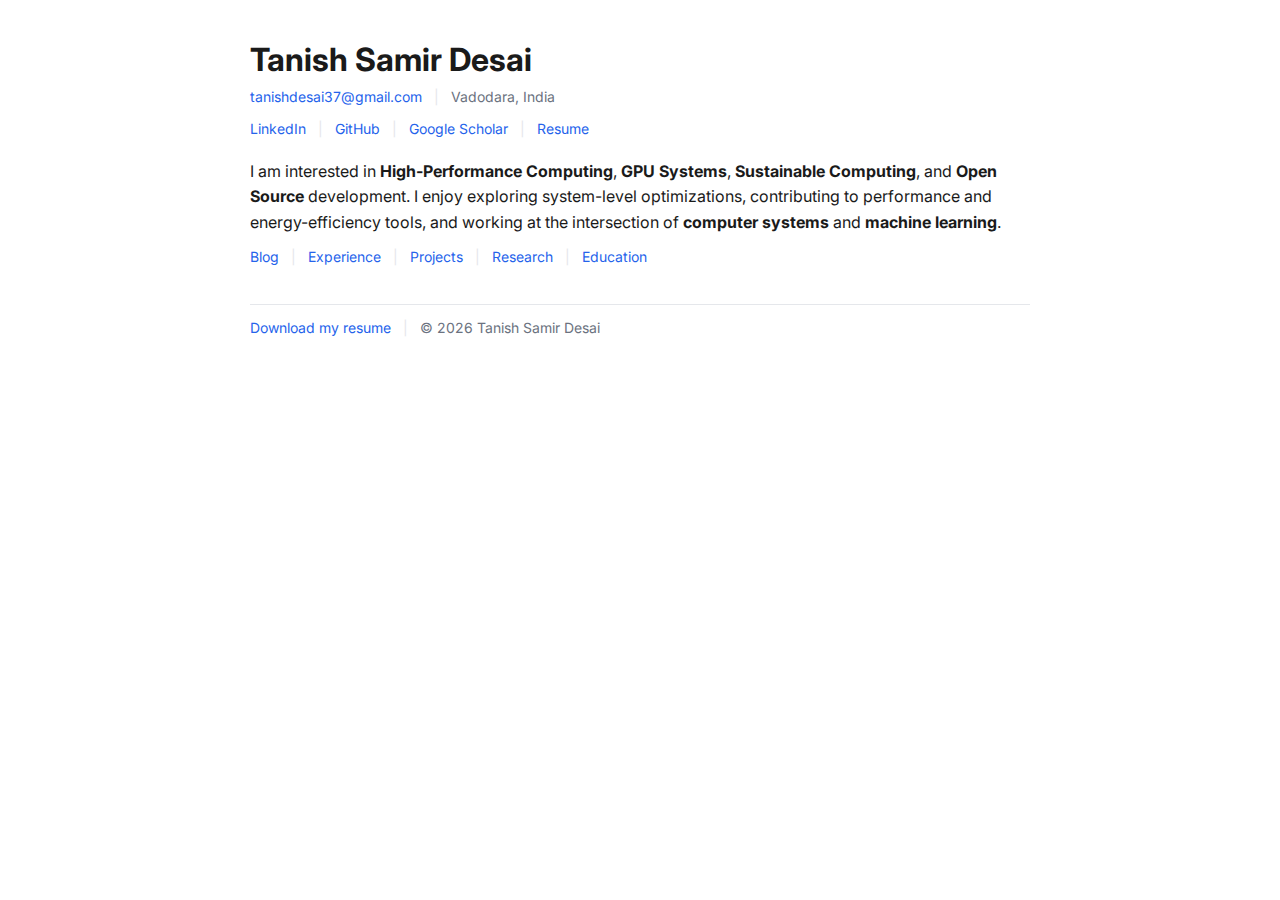
<file: index.html>
<!DOCTYPE html>
<html lang="en">
<head>
  <meta charset="utf-8" />
  <meta name="viewport" content="width=device-width, initial-scale=1" />
  <title>Tanish Samir Desai</title>
  <meta name="description" content="Personal website of Tanish Samir Desai" />
  <link rel="preconnect" href="https://fonts.googleapis.com">
  <link rel="preconnect" href="https://fonts.gstatic.com" crossorigin>
  <link href="https://fonts.googleapis.com/css2?family=Inter:wght@300;400;600;700&display=swap" rel="stylesheet">
  <link rel="stylesheet" href="styles.css" />
  <link rel="icon" href="assets/favicon.ico" />
</head>
<body>
  <main class="container">
    <header class="header">
      <h1 class="name">Tanish Samir Desai</h1>
      <p class="contact">
        <a href="mailto:tanishdesai37@gmail.com">tanishdesai37@gmail.com</a>
        <span class="sep">|</span>
        Vadodara, India
      </p>
      <p class="links">
        <a id="link-linkedin" href="#" target="_blank" rel="noopener">LinkedIn</a>
        <span class="sep">|</span>
        <a id="link-github" href="#" target="_blank" rel="noopener">GitHub</a>
        <span class="sep">|</span>
        <a id="link-scholar" href="#" target="_blank" rel="noopener">Google Scholar</a>
        <span class="sep">|</span>
        <a id="link-resume" href="#" target="_blank" rel="noopener">Resume</a>
      </p>
    </header>

    <section class="hero">
      <p>
        I am interested in <strong>High-Performance Computing</strong>, <strong>GPU Systems</strong>, <strong>Sustainable Computing</strong>, and <strong>Open Source</strong> development.
        I enjoy exploring system-level optimizations, contributing to performance and energy-efficiency tools, and working at the intersection of <strong>computer systems</strong> and <strong>machine learning</strong>.
      </p>
      <nav class="quicklinks">
        <a href="blog.html">Blog</a>
        <span class="sep">|</span>
        <a href="experience.html">Experience</a>
        <span class="sep">|</span>
        <a href="projects.html">Projects</a>
        <span class="sep">|</span>
        <a href="research.html">Research</a>
        <span class="sep">|</span>
        <a href="education.html">Education</a>
      </nav>
    </section>

    <footer class="footer">
      <p>
        <a id="link-resume-inline" href="#" target="_blank" rel="noopener">Download my resume</a>
        <span class="sep">|</span>
        © <span id="year"></span> Tanish Samir Desai
      </p>
    </footer>
  </main>

  <script src="script.js"></script>
</body>
</html>
</file>
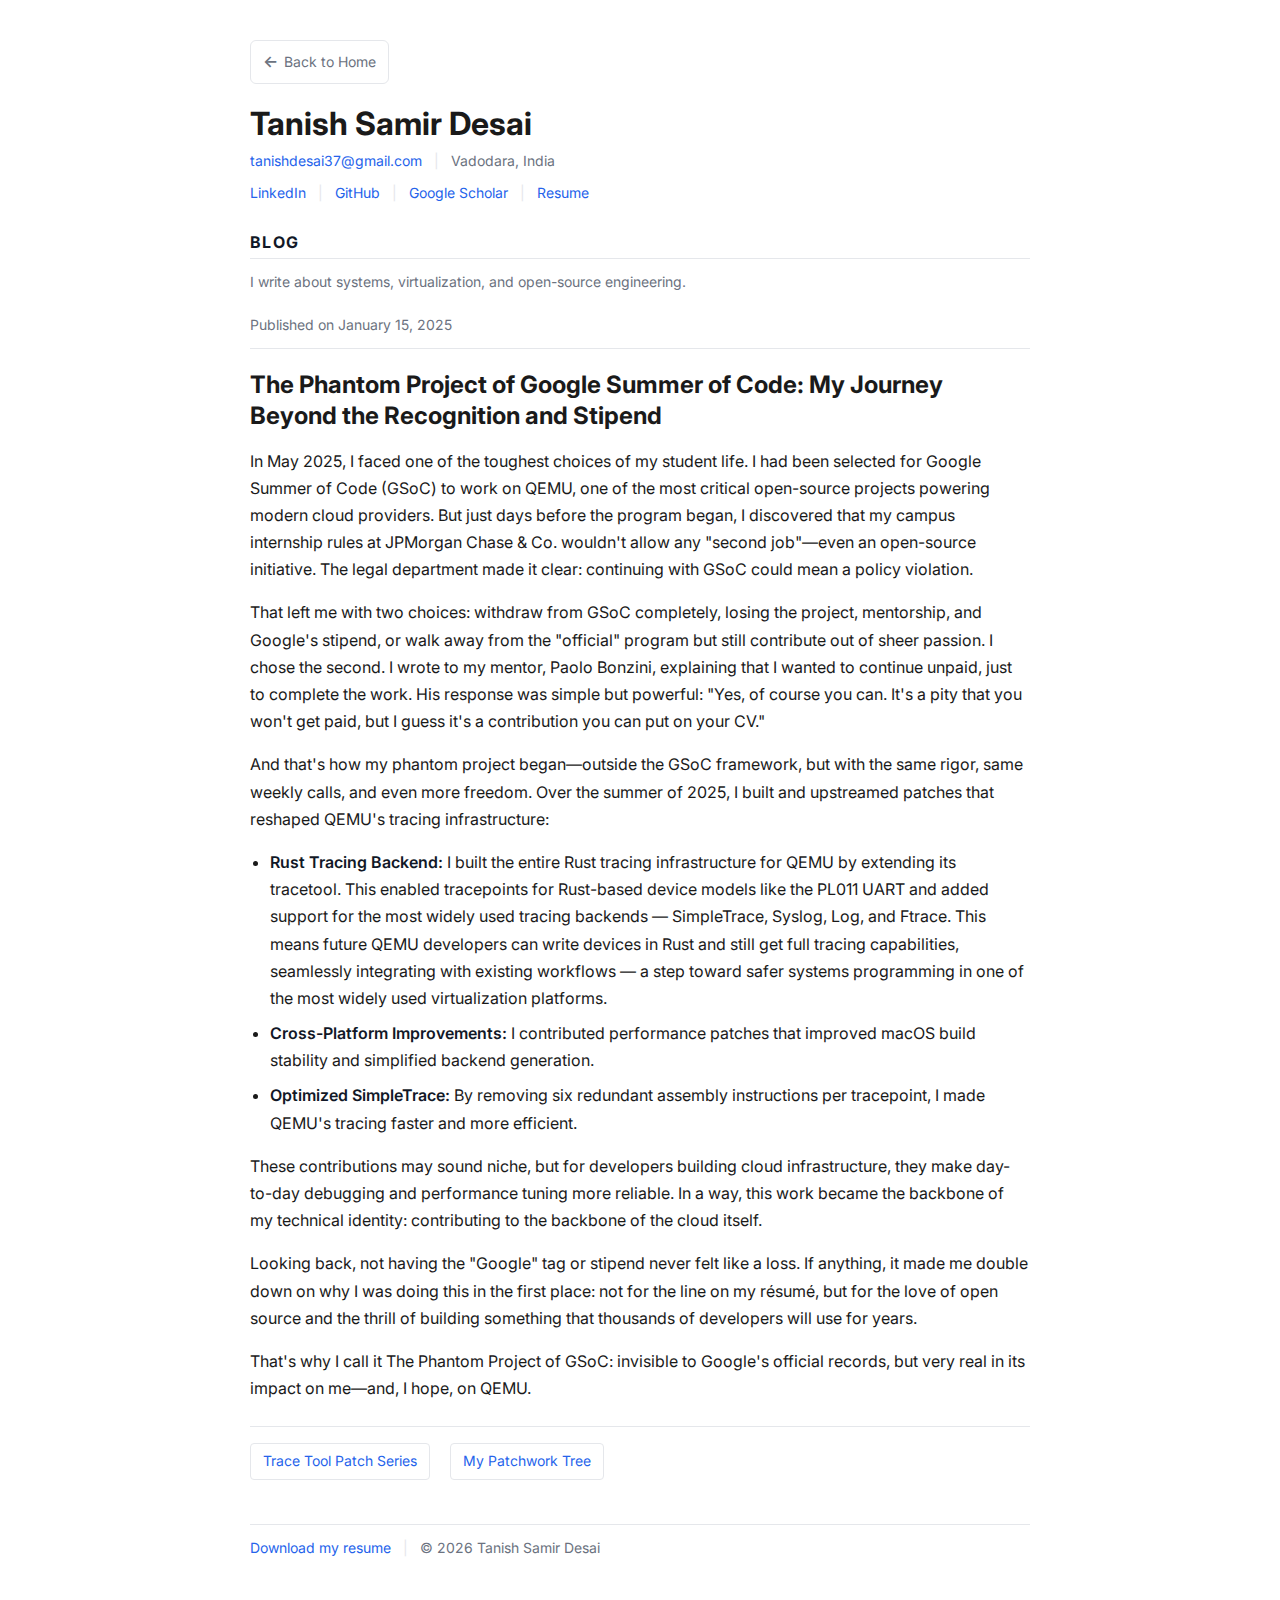
<file: blog.html>
<!DOCTYPE html>
<html lang="en">
<head>
  <meta charset="utf-8" />
  <meta name="viewport" content="width=device-width, initial-scale=1" />
  <title>Blog - Tanish Samir Desai</title>
  <meta name="description" content="Blog posts about systems, virtualization, and open-source engineering" />
  <link rel="preconnect" href="https://fonts.googleapis.com">
  <link rel="preconnect" href="https://fonts.gstatic.com" crossorigin>
  <link href="https://fonts.googleapis.com/css2?family=Inter:wght@300;400;600;700&display=swap" rel="stylesheet">
  <link rel="stylesheet" href="styles.css" />
  <link rel="icon" href="assets/favicon.ico" />
</head>
<body>
  <main class="container">
    <a href="index.html" class="back-button">Back to Home</a>
    
    <header class="header">
      <h1 class="name">Tanish Samir Desai</h1>
      <p class="contact">
        <a href="mailto:tanishdesai37@gmail.com">tanishdesai37@gmail.com</a>
        <span class="sep">|</span>
        Vadodara, India
      </p>
      <p class="links">
        <a id="link-linkedin" href="#" target="_blank" rel="noopener">LinkedIn</a>
        <span class="sep">|</span>
        <a id="link-github" href="#" target="_blank" rel="noopener">GitHub</a>
        <span class="sep">|</span>
        <a id="link-scholar" href="#" target="_blank" rel="noopener">Google Scholar</a>
        <span class="sep">|</span>
        <a id="link-resume" href="#" target="_blank" rel="noopener">Resume</a>
      </p>
    </header>

    <section>
      <h2>Blog</h2>
      <p class="item-detail">I write about systems, virtualization, and open-source engineering.</p>
      
      <article class="blog-post">
        <div class="blog-post-meta">
          Published on January 15, 2025
        </div>
        <h3 class="blog-post-title">The Phantom Project of Google Summer of Code: My Journey Beyond the Recognition and Stipend</h3>
        
        <div class="blog-post-content">
          <p>In May 2025, I faced one of the toughest choices of my student life. I had been selected for Google Summer of Code (GSoC) to work on QEMU, one of the most critical open-source projects powering modern cloud providers. But just days before the program began, I discovered that my campus internship rules at JPMorgan Chase & Co. wouldn't allow any "second job"—even an open-source initiative. The legal department made it clear: continuing with GSoC could mean a policy violation.</p>

          <p>That left me with two choices: withdraw from GSoC completely, losing the project, mentorship, and Google's stipend, or walk away from the "official" program but still contribute out of sheer passion. I chose the second. I wrote to my mentor, Paolo Bonzini, explaining that I wanted to continue unpaid, just to complete the work. His response was simple but powerful: "Yes, of course you can. It's a pity that you won't get paid, but I guess it's a contribution you can put on your CV."</p>

          <p>And that's how my phantom project began—outside the GSoC framework, but with the same rigor, same weekly calls, and even more freedom. Over the summer of 2025, I built and upstreamed patches that reshaped QEMU's tracing infrastructure:</p>

          <ul>
            <li><strong>Rust Tracing Backend:</strong> I built the entire Rust tracing infrastructure for QEMU by extending its tracetool. This enabled tracepoints for Rust-based device models like the PL011 UART and added support for the most widely used tracing backends — SimpleTrace, Syslog, Log, and Ftrace. This means future QEMU developers can write devices in Rust and still get full tracing capabilities, seamlessly integrating with existing workflows — a step toward safer systems programming in one of the most widely used virtualization platforms.</li>
            
            <li><strong>Cross-Platform Improvements:</strong> I contributed performance patches that improved macOS build stability and simplified backend generation.</li>
            
            <li><strong>Optimized SimpleTrace:</strong> By removing six redundant assembly instructions per tracepoint, I made QEMU's tracing faster and more efficient.</li>
          </ul>

          <p>These contributions may sound niche, but for developers building cloud infrastructure, they make day-to-day debugging and performance tuning more reliable. In a way, this work became the backbone of my technical identity: contributing to the backbone of the cloud itself.</p>

          <p>Looking back, not having the "Google" tag or stipend never felt like a loss. If anything, it made me double down on why I was doing this in the first place: not for the line on my résumé, but for the love of open source and the thrill of building something that thousands of developers will use for years.</p>

          <p>That's why I call it The Phantom Project of GSoC: invisible to Google's official records, but very real in its impact on me—and, I hope, on QEMU.</p>
        </div>
        
        <div class="blog-post-links">
          <a href="https://patchwork.ozlabs.org/project/qemu-devel/list/?series=474374" target="_blank" rel="noopener">Trace Tool Patch Series</a>
          <a href="https://patchwork.ozlabs.org/project/qemu-devel/list/?series=&submitter=90522&state=&q=&archive=&delegate=" target="_blank" rel="noopener">My Patchwork Tree</a>
        </div>
      </article>
    </section>

    <footer class="footer">
      <p>
        <a id="link-resume-inline" href="#" target="_blank" rel="noopener">Download my resume</a>
        <span class="sep">|</span>
        © <span id="year"></span> Tanish Samir Desai
      </p>
    </footer>
  </main>

  <script src="script.js"></script>
</body>
</html>
</file>
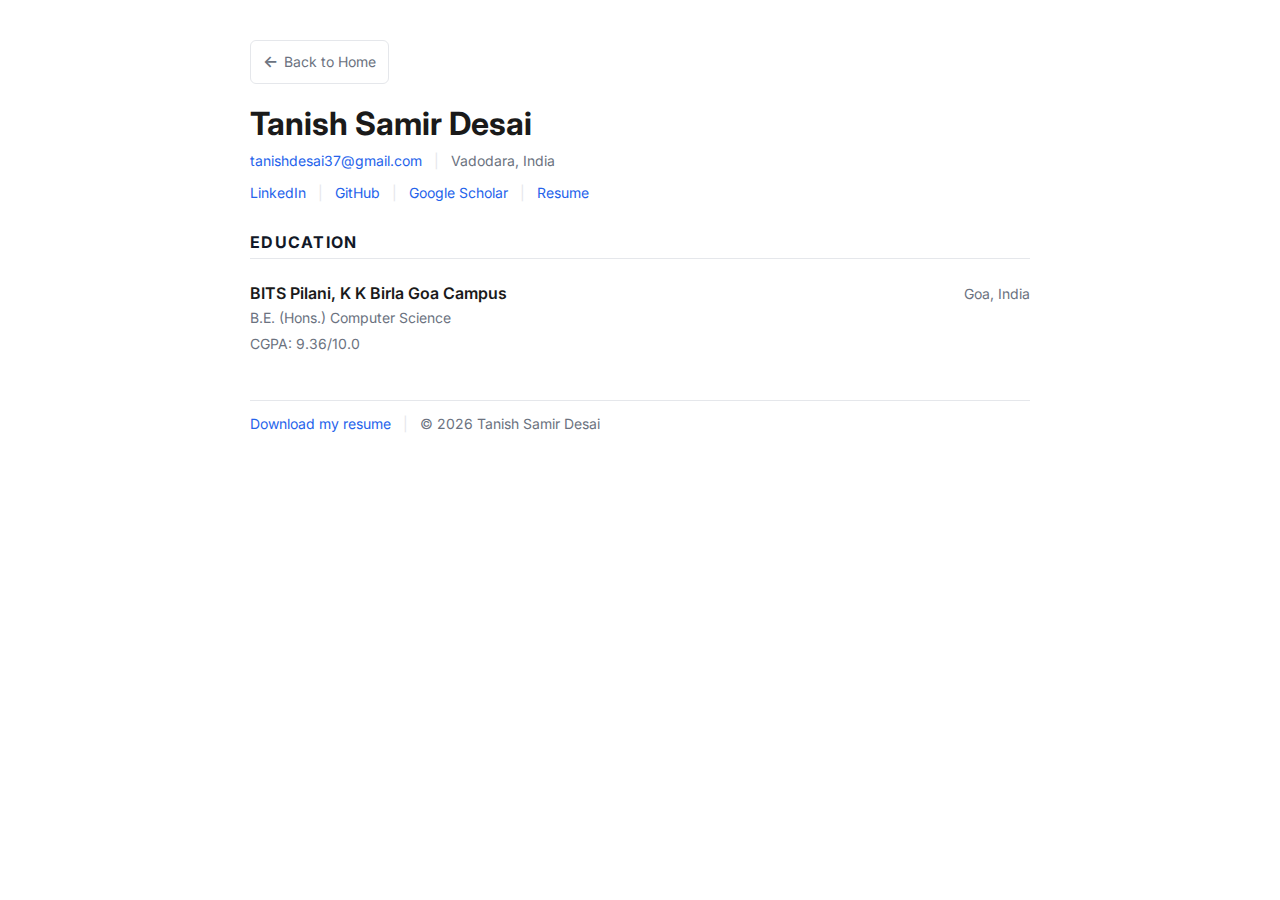
<file: education.html>
<!DOCTYPE html>
<html lang="en">
<head>
  <meta charset="utf-8" />
  <meta name="viewport" content="width=device-width, initial-scale=1" />
  <title>Education - Tanish Samir Desai</title>
  <meta name="description" content="Academic background and education" />
  <link rel="preconnect" href="https://fonts.googleapis.com">
  <link rel="preconnect" href="https://fonts.gstatic.com" crossorigin>
  <link href="https://fonts.googleapis.com/css2?family=Inter:wght@300;400;600;700&display=swap" rel="stylesheet">
  <link rel="stylesheet" href="styles.css" />
  <link rel="icon" href="assets/favicon.ico" />
</head>
<body>
  <main class="container">
    <a href="index.html" class="back-button">Back to Home</a>
    
    <header class="header">
      <h1 class="name">Tanish Samir Desai</h1>
      <p class="contact">
        <a href="mailto:tanishdesai37@gmail.com">tanishdesai37@gmail.com</a>
        <span class="sep">|</span>
        Vadodara, India
      </p>
      <p class="links">
        <a id="link-linkedin" href="#" target="_blank" rel="noopener">LinkedIn</a>
        <span class="sep">|</span>
        <a id="link-github" href="#" target="_blank" rel="noopener">GitHub</a>
        <span class="sep">|</span>
        <a id="link-scholar" href="#" target="_blank" rel="noopener">Google Scholar</a>
        <span class="sep">|</span>
        <a id="link-resume" href="#" target="_blank" rel="noopener">Resume</a>
      </p>
    </header>

    <section>
      <h2>Education</h2>
      <div class="item">
        <div class="item-head">
          <div>
            <span class="item-title">BITS Pilani, K K Birla Goa Campus</span>
            <span class="item-sub">B.E. (Hons.) Computer Science</span>
          </div>
          <div class="item-meta">Goa, India</div>
        </div>
        <div class="item-detail">CGPA: 9.36/10.0</div>
      </div>
    </section>

    <footer class="footer">
      <p>
        <a id="link-resume-inline" href="#" target="_blank" rel="noopener">Download my resume</a>
        <span class="sep">|</span>
        © <span id="year"></span> Tanish Samir Desai
      </p>
    </footer>
  </main>

  <script src="script.js"></script>
</body>
</html>
</file>
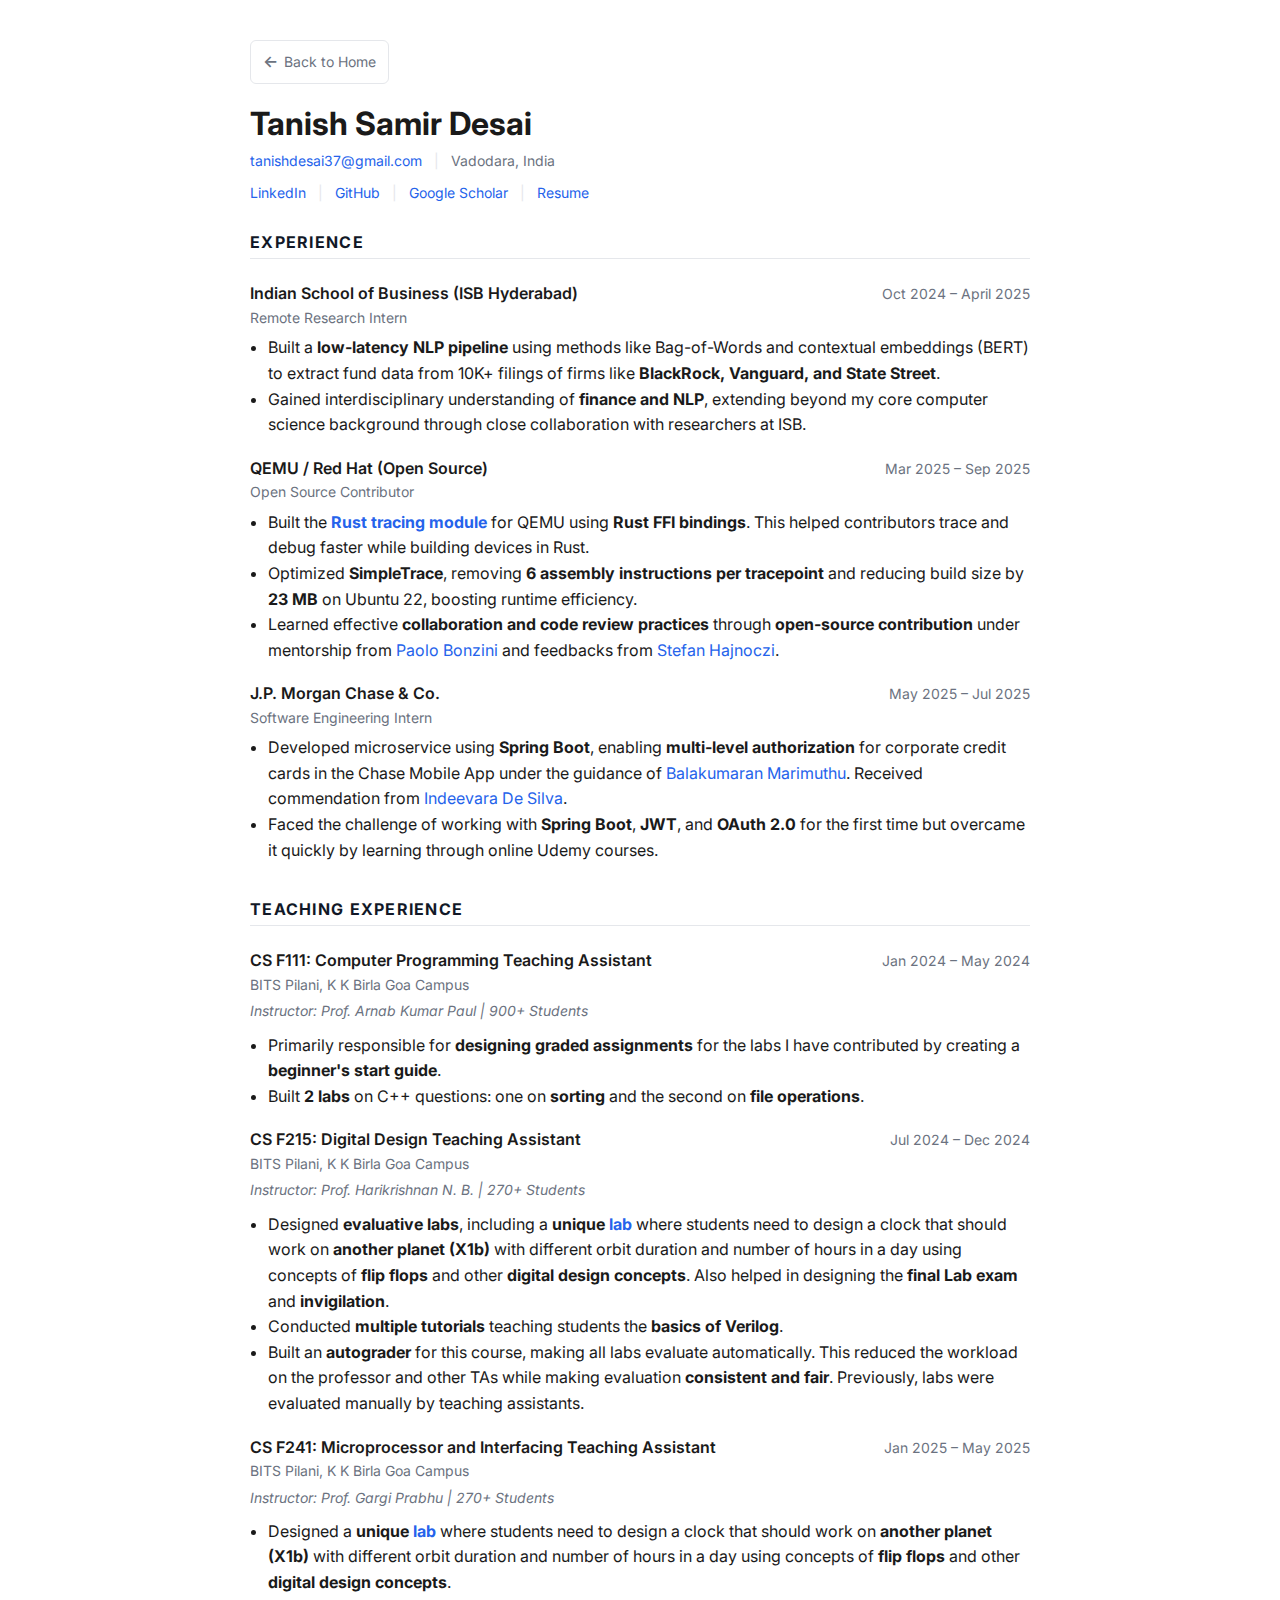
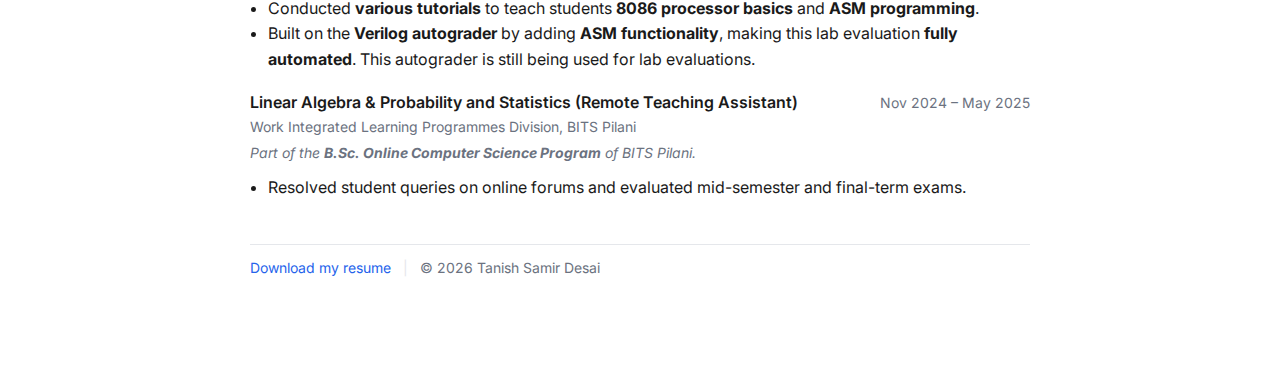
<file: experience.html>
<!DOCTYPE html>
<html lang="en">
<head>
  <meta charset="utf-8" />
  <meta name="viewport" content="width=device-width, initial-scale=1" />
  <title>Experience - Tanish Samir Desai</title>
  <meta name="description" content="Professional experience and work history" />
  <link rel="preconnect" href="https://fonts.googleapis.com">
  <link rel="preconnect" href="https://fonts.gstatic.com" crossorigin>
  <link href="https://fonts.googleapis.com/css2?family=Inter:wght@300;400;600;700&display=swap" rel="stylesheet">
  <link rel="stylesheet" href="styles.css" />
  <link rel="icon" href="assets/favicon.ico" />
</head>
<body>
  <main class="container">
    <a href="index.html" class="back-button">Back to Home</a>
    
    <header class="header">
      <h1 class="name">Tanish Samir Desai</h1>
      <p class="contact">
        <a href="mailto:tanishdesai37@gmail.com">tanishdesai37@gmail.com</a>
        <span class="sep">|</span>
        Vadodara, India
      </p>
      <p class="links">
        <a id="link-linkedin" href="#" target="_blank" rel="noopener">LinkedIn</a>
        <span class="sep">|</span>
        <a id="link-github" href="#" target="_blank" rel="noopener">GitHub</a>
        <span class="sep">|</span>
        <a id="link-scholar" href="#" target="_blank" rel="noopener">Google Scholar</a>
        <span class="sep">|</span>
        <a id="link-resume" href="#" target="_blank" rel="noopener">Resume</a>
      </p>
    </header>

    <section>
      <h2>Experience</h2>
      <div class="item">
        <div class="item-head">
          <div>
            <span class="item-title">Indian School of Business (ISB Hyderabad)</span>
            <span class="item-sub">Remote Research Intern</span>
          </div>
          <div class="item-meta">Oct 2024 – April 2025</div>
        </div>
        <ul class="bullets">
          <li>Built a <strong>low-latency NLP pipeline</strong> using methods like Bag-of-Words and contextual embeddings (BERT) to extract fund data from 10K+ filings of firms like <strong>BlackRock, Vanguard, and State Street</strong>.</li>
          <li>Gained interdisciplinary understanding of <strong>finance and NLP</strong>, extending beyond my core computer science background through close collaboration with researchers at ISB.</li>
        </ul>
      </div>
      <div class="item">
        <div class="item-head">
          <div>
            <span class="item-title">QEMU / Red Hat (Open Source)</span>
            <span class="item-sub">Open Source Contributor</span>
          </div>
          <div class="item-meta">Mar 2025 – Sep 2025</div>
        </div>
        <ul class="bullets">
          <li>Built the <strong><a href="https://patchew.org/QEMU/20250919112536.141782-1-pbonzini@redhat.com/" target="_blank" rel="noopener">Rust tracing module</a></strong> for QEMU using <strong>Rust FFI bindings</strong>. This helped contributors trace and debug faster while building devices in Rust.</li>
          <li>Optimized <strong>SimpleTrace</strong>, removing <strong>6 assembly instructions per tracepoint</strong> and reducing build size by <strong>23 MB</strong> on Ubuntu 22, boosting runtime efficiency.</li>
          <li>Learned effective <strong>collaboration and code review practices</strong> through <strong>open-source contribution</strong> under mentorship from <a href="https://www.linkedin.com/in/paolobonzini" target="_blank" rel="noopener">Paolo Bonzini</a> and feedbacks from <a href="https://vmsplice.net/" target="_blank" rel="noopener">Stefan Hajnoczi</a>.</li>
        </ul>
      </div>
      <div class="item">
        <div class="item-head">
          <div>
            <span class="item-title">J.P. Morgan Chase &amp; Co.</span>
            <span class="item-sub">Software Engineering Intern</span>
          </div>
          <div class="item-meta">May 2025 – Jul 2025</div>
        </div>
        <ul class="bullets">
          <li>Developed microservice using <strong>Spring Boot</strong>, enabling <strong>multi-level authorization</strong> for corporate credit cards in the Chase Mobile App under the guidance of <a href="https://www.linkedin.com/in/balakumaran-marimuthu-20439762/" target="_blank" rel="noopener">Balakumaran Marimuthu</a>. Received commendation from <a href="https://www.linkedin.com/in/indi-de-silva/" target="_blank" rel="noopener">Indeevara De Silva</a>.</li>
          <li>Faced the challenge of working with <strong>Spring Boot</strong>, <strong>JWT</strong>, and <strong>OAuth 2.0</strong> for the first time but overcame it quickly by learning through online Udemy courses.</li>
        </ul>
      </div>
    </section>

    <section>
      <h2>Teaching Experience</h2>
      <div class="item">
        <div class="item-head">
          <div>
            <span class="item-title">CS F111: Computer Programming Teaching Assistant</span>
            <span class="item-sub">BITS Pilani, K K Birla Goa Campus</span>
          </div>
          <div class="item-meta">Jan 2024 – May 2024</div>
        </div>
        <p class="item-detail"><em>Instructor: Prof. Arnab Kumar Paul | 900+ Students</em></p>
        <ul class="bullets">
          <li>Primarily responsible for <strong>designing graded assignments</strong> for the labs I have contributed by creating a <strong>beginner's start guide</strong>.</li>
          <li>Built <strong>2 labs</strong> on C++ questions: one on <strong>sorting</strong> and the second on <strong>file operations</strong>.</li>
        </ul>
      </div>
      <div class="item">
        <div class="item-head">
          <div>
            <span class="item-title">CS F215: Digital Design Teaching Assistant</span>
            <span class="item-sub">BITS Pilani, K K Birla Goa Campus</span>
          </div>
          <div class="item-meta">Jul 2024 – Dec 2024</div>
        </div>
        <p class="item-detail"><em>Instructor: Prof. Harikrishnan N. B. | 270+ Students</em></p>
        <ul class="bullets">
          <li>Designed <strong>evaluative labs</strong>, including a <strong>unique <a href="https://drive.google.com/file/d/1TsEm8Ka0FHPMnVsoafvSCrnN8q0kxegH/view?usp=sharing" target="_blank" rel="noopener">lab</a></strong> where students need to design a clock that should work on <strong>another planet (X1b)</strong> with different orbit duration and number of hours in a day using concepts of <strong>flip flops</strong> and other <strong>digital design concepts</strong>. Also helped in designing the <strong>final Lab exam</strong> and <strong>invigilation</strong>.</li>
          <li>Conducted <strong>multiple tutorials</strong> teaching students the <strong>basics of Verilog</strong>.</li>
          <li>Built an <strong>autograder</strong> for this course, making all labs evaluate automatically. This reduced the workload on the professor and other TAs while making evaluation <strong>consistent and fair</strong>. Previously, labs were evaluated manually by teaching assistants.</li>
        </ul>
      </div>
      <div class="item">
        <div class="item-head">
          <div>
            <span class="item-title">CS F241: Microprocessor and Interfacing Teaching Assistant</span>
            <span class="item-sub">BITS Pilani, K K Birla Goa Campus</span>
          </div>
          <div class="item-meta">Jan 2025 – May 2025</div>
        </div>
        <p class="item-detail"><em>Instructor: Prof. Gargi Prabhu | 270+ Students</em></p>
        <ul class="bullets">
          <li>Designed a <strong>unique <a href="https://drive.google.com/file/d/1TsEm8Ka0FHPMnVsoafvSCrnN8q0kxegH/view?usp=sharing" target="_blank" rel="noopener">lab</a></strong> where students need to design a clock that should work on <strong>another planet (X1b)</strong> with different orbit duration and number of hours in a day using concepts of <strong>flip flops</strong> and other <strong>digital design concepts</strong>.</li>
          <li>Conducted <strong>various tutorials</strong> to teach students <strong>8086 processor basics</strong> and <strong>ASM programming</strong>.</li>
          <li>Built on the <strong>Verilog autograder</strong> by adding <strong>ASM functionality</strong>, making this lab evaluation <strong>fully automated</strong>. This autograder is still being used for lab evaluations.</li>
        </ul>
      </div>
      <div class="item">
        <div class="item-head">
          <div>
            <span class="item-title">Linear Algebra &amp; Probability and Statistics (Remote Teaching Assistant)</span>
            <span class="item-sub">Work Integrated Learning Programmes Division, BITS Pilani</span>
          </div>
          <div class="item-meta">Nov 2024 – May 2025</div>
        </div>
        <p class="item-detail"><em>Part of the <strong>B.Sc. Online Computer Science Program</strong> of BITS Pilani.</em></p>
        <ul class="bullets">
          <li>Resolved student queries on online forums and evaluated mid-semester and final-term exams.</li>
        </ul>
      </div>
    </section>

    <footer class="footer">
      <p>
        <a id="link-resume-inline" href="#" target="_blank" rel="noopener">Download my resume</a>
        <span class="sep">|</span>
        © <span id="year"></span> Tanish Samir Desai
      </p>
    </footer>
  </main>

  <script src="script.js"></script>
</body>
</html>
</file>
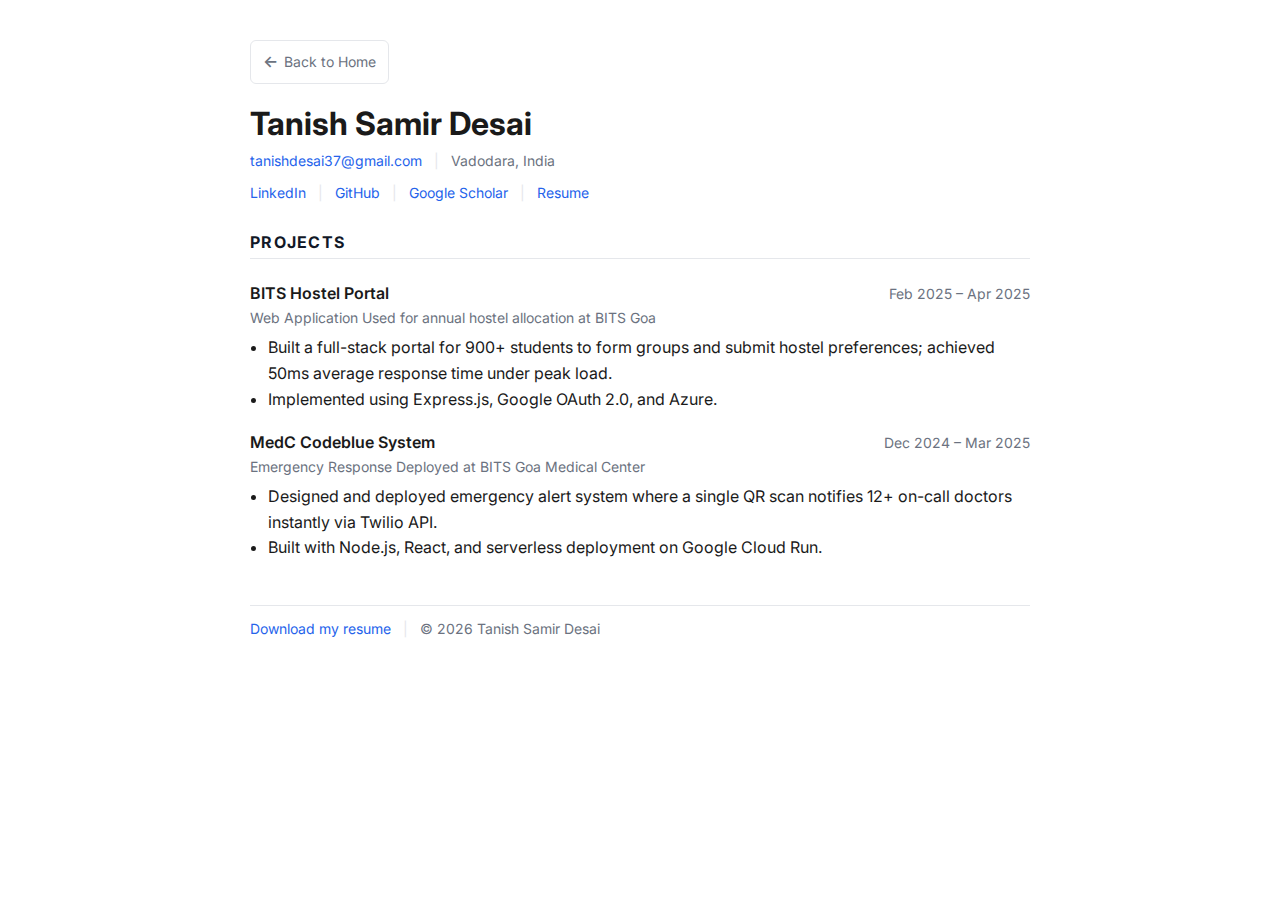
<file: projects.html>
<!DOCTYPE html>
<html lang="en">
<head>
  <meta charset="utf-8" />
  <meta name="viewport" content="width=device-width, initial-scale=1" />
  <title>Projects - Tanish Samir Desai</title>
  <meta name="description" content="Personal and professional projects" />
  <link rel="preconnect" href="https://fonts.googleapis.com">
  <link rel="preconnect" href="https://fonts.gstatic.com" crossorigin>
  <link href="https://fonts.googleapis.com/css2?family=Inter:wght@300;400;600;700&display=swap" rel="stylesheet">
  <link rel="stylesheet" href="styles.css" />
  <link rel="icon" href="assets/favicon.ico" />
</head>
<body>
  <main class="container">
    <a href="index.html" class="back-button">Back to Home</a>
    
    <header class="header">
      <h1 class="name">Tanish Samir Desai</h1>
      <p class="contact">
        <a href="mailto:tanishdesai37@gmail.com">tanishdesai37@gmail.com</a>
        <span class="sep">|</span>
        Vadodara, India
      </p>
      <p class="links">
        <a id="link-linkedin" href="#" target="_blank" rel="noopener">LinkedIn</a>
        <span class="sep">|</span>
        <a id="link-github" href="#" target="_blank" rel="noopener">GitHub</a>
        <span class="sep">|</span>
        <a id="link-scholar" href="#" target="_blank" rel="noopener">Google Scholar</a>
        <span class="sep">|</span>
        <a id="link-resume" href="#" target="_blank" rel="noopener">Resume</a>
      </p>
    </header>

    <section>
      <h2>Projects</h2>
      <div class="item">
        <div class="item-head">
          <div>
            <span class="item-title">BITS Hostel Portal</span>
            <span class="item-sub">Web Application Used for annual hostel allocation at BITS Goa</span>
          </div>
          <div class="item-meta">Feb 2025 – Apr 2025</div>
        </div>
        <ul class="bullets">
          <li>Built a full-stack portal for 900+ students to form groups and submit hostel preferences; achieved 50ms average response time under peak load.</li>
          <li>Implemented using Express.js, Google OAuth 2.0, and Azure.</li>
        </ul>
      </div>
      <div class="item">
        <div class="item-head">
          <div>
            <span class="item-title">MedC Codeblue System</span>
            <span class="item-sub">Emergency Response Deployed at BITS Goa Medical Center</span>
          </div>
          <div class="item-meta">Dec 2024 – Mar 2025</div>
        </div>
        <ul class="bullets">
          <li>Designed and deployed emergency alert system where a single QR scan notifies 12+ on-call doctors instantly via Twilio API.</li>
          <li>Built with Node.js, React, and serverless deployment on Google Cloud Run.</li>
        </ul>
      </div>
    </section>

    <footer class="footer">
      <p>
        <a id="link-resume-inline" href="#" target="_blank" rel="noopener">Download my resume</a>
        <span class="sep">|</span>
        © <span id="year"></span> Tanish Samir Desai
      </p>
    </footer>
  </main>

  <script src="script.js"></script>
</body>
</html>
</file>
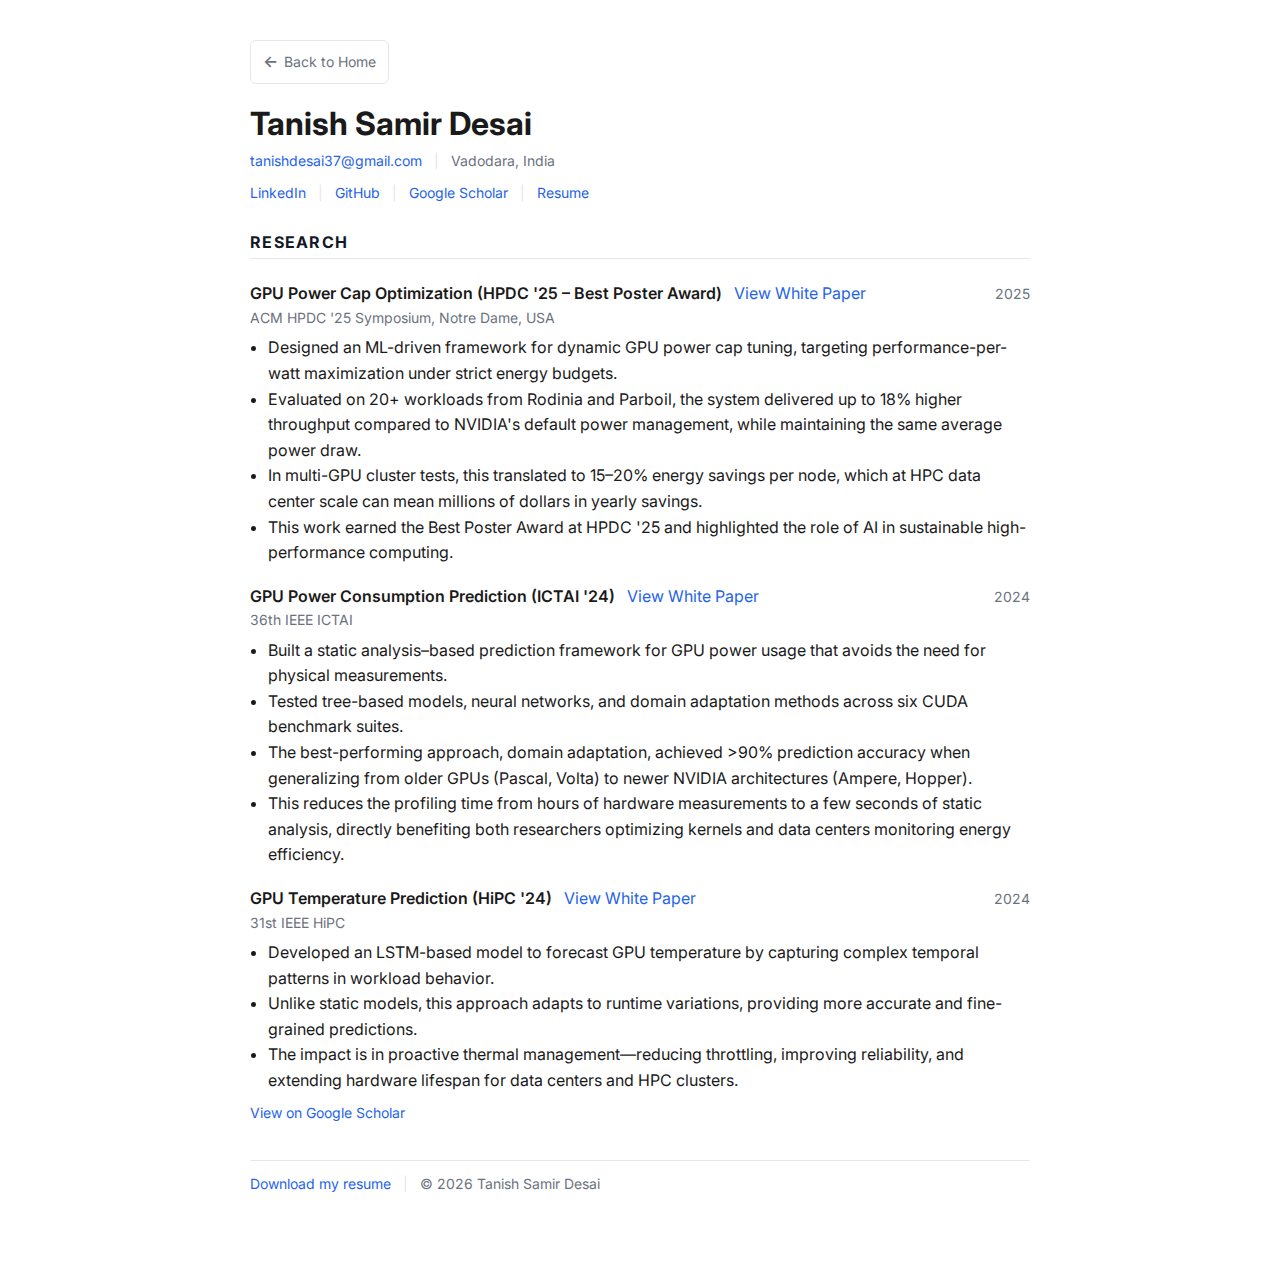
<file: research.html>
<!DOCTYPE html>
<html lang="en">
<head>
  <meta charset="utf-8" />
  <meta name="viewport" content="width=device-width, initial-scale=1" />
  <title>Research - Tanish Samir Desai</title>
  <meta name="description" content="Research work and publications" />
  <link rel="preconnect" href="https://fonts.googleapis.com">
  <link rel="preconnect" href="https://fonts.gstatic.com" crossorigin>
  <link href="https://fonts.googleapis.com/css2?family=Inter:wght@300;400;600;700&display=swap" rel="stylesheet">
  <link rel="stylesheet" href="styles.css" />
  <link rel="icon" href="assets/favicon.ico" />
</head>
<body>
  <main class="container">
    <a href="index.html" class="back-button">Back to Home</a>
    
    <header class="header">
      <h1 class="name">Tanish Samir Desai</h1>
      <p class="contact">
        <a href="mailto:tanishdesai37@gmail.com">tanishdesai37@gmail.com</a>
        <span class="sep">|</span>
        Vadodara, India
      </p>
      <p class="links">
        <a id="link-linkedin" href="#" target="_blank" rel="noopener">LinkedIn</a>
        <span class="sep">|</span>
        <a id="link-github" href="#" target="_blank" rel="noopener">GitHub</a>
        <span class="sep">|</span>
        <a id="link-scholar" href="#" target="_blank" rel="noopener">Google Scholar</a>
        <span class="sep">|</span>
        <a id="link-resume" href="#" target="_blank" rel="noopener">Resume</a>
      </p>
    </header>

    <section>
      <h2>Research</h2>
      <div class="item">
        <div class="item-head">
          <div>
            <span class="item-title">GPU Power Cap Optimization (HPDC '25 – Best Poster Award)</span>
            <a href="https://dl.acm.org/doi/abs/10.1145/3731545.3735119" class="white-paper-button" target="_blank" rel="noopener">View White Paper</a>
            <span class="item-sub">ACM HPDC '25 Symposium, Notre Dame, USA</span>
          </div>
          <div class="item-meta">2025</div>
        </div>
        <ul class="bullets">
          <li>Designed an ML-driven framework for dynamic GPU power cap tuning, targeting performance-per-watt maximization under strict energy budgets.</li>
          <li>Evaluated on 20+ workloads from Rodinia and Parboil, the system delivered up to 18% higher throughput compared to NVIDIA's default power management, while maintaining the same average power draw.</li>
          <li>In multi-GPU cluster tests, this translated to 15–20% energy savings per node, which at HPC data center scale can mean millions of dollars in yearly savings.</li>
          <li>This work earned the Best Poster Award at HPDC '25 and highlighted the role of AI in sustainable high-performance computing.</li>
        </ul>
      </div>
      <div class="item">
        <div class="item-head">
          <div>
            <span class="item-title">GPU Power Consumption Prediction (ICTAI '24)</span>
            <a href="https://ieeexplore.ieee.org/abstract/document/10849425/" class="white-paper-button" target="_blank" rel="noopener">View White Paper</a>
            <span class="item-sub">36th IEEE ICTAI</span>
          </div>
          <div class="item-meta">2024</div>
        </div>
        <ul class="bullets">
          <li>Built a static analysis–based prediction framework for GPU power usage that avoids the need for physical measurements.</li>
          <li>Tested tree-based models, neural networks, and domain adaptation methods across six CUDA benchmark suites.</li>
          <li>The best-performing approach, domain adaptation, achieved >90% prediction accuracy when generalizing from older GPUs (Pascal, Volta) to newer NVIDIA architectures (Ampere, Hopper).</li>
          <li>This reduces the profiling time from hours of hardware measurements to a few seconds of static analysis, directly benefiting both researchers optimizing kernels and data centers monitoring energy efficiency.</li>
        </ul>
      </div>
      <div class="item">
        <div class="item-head">
          <div>
            <span class="item-title">GPU Temperature Prediction (HiPC '24)</span>
            <a href="https://ieeexplore.ieee.org/abstract/document/10898724/" class="white-paper-button" target="_blank" rel="noopener">View White Paper</a>
            <span class="item-sub">31st IEEE HiPC</span>
          </div>
          <div class="item-meta">2024</div>
        </div>
        <ul class="bullets">
          <li>Developed an LSTM-based model to forecast GPU temperature by capturing complex temporal patterns in workload behavior.</li>
          <li>Unlike static models, this approach adapts to runtime variations, providing more accurate and fine-grained predictions.</li>
          <li>The impact is in proactive thermal management—reducing throttling, improving reliability, and extending hardware lifespan for data centers and HPC clusters.</li>
        </ul>
      </div>
      <p class="links">
        <a id="link-scholar-inline" href="#" target="_blank" rel="noopener">View on Google Scholar</a>
      </p>
    </section>

    <footer class="footer">
      <p>
        <a id="link-resume-inline" href="#" target="_blank" rel="noopener">Download my resume</a>
        <span class="sep">|</span>
        © <span id="year"></span> Tanish Samir Desai
      </p>
    </footer>
  </main>

  <script src="script.js"></script>
</body>
</html>
</file>
<file: styles.css>
/* Base Typography and Layout */
:root {
  --bg: #ffffff;
  --text: #1a1a1a;
  --muted: #6b7280;
  --accent: #111827;
  --border: #e5e7eb;
  --link: #2563eb;
}

* { box-sizing: border-box; }

html, body {
  margin: 0;
  padding: 0;
  background: var(--bg);
  color: var(--text);
  font-family: 'Inter', system-ui, -apple-system, Segoe UI, Roboto, Helvetica, Arial, "Apple Color Emoji", "Segoe UI Emoji";
  line-height: 1.6;
}

.container {
  max-width: 820px;
  margin: 0 auto;
  padding: 40px 20px 80px;
}

h1, h2 {
  line-height: 1.25;
  margin: 0 0 12px 0;
}

h1 {
  font-size: 28px;
  font-weight: 700;
}

h2 {
  font-size: 16px;
  font-weight: 700;
  text-transform: uppercase;
  letter-spacing: .08em;
  color: var(--accent);
  margin-top: 28px;
  border-bottom: 1px solid var(--border);
  padding-bottom: 6px;
}

p { margin: 0 0 10px 0; }

a { color: var(--link); text-decoration: none; }

a:hover { text-decoration: underline; }

.header { margin-bottom: 8px; }

.name { margin-bottom: 6px; }

.contact, .links {
  color: var(--muted);
  font-size: 14px;
}

.sep {
  color: var(--border);
  margin: 0 8px;
}

.hero { margin: 18px 0 8px; }

.quicklinks { font-size: 14px; }

.item {
  padding: 10px 0 8px;
}

.item-head {
  display: flex;
  align-items: baseline;
  justify-content: space-between;
  gap: 16px;
}

.item-title {
  font-weight: 600;
  margin-right: 8px;
}

.item-sub {
  display: block;
  color: var(--muted);
  font-size: 14px;
}

.item-meta {
  color: var(--muted);
  font-size: 14px;
  white-space: nowrap;
}

.item-detail {
  color: var(--muted);
  font-size: 14px;
  margin-top: 4px;
}

.skills {
  padding-left: 18px;
  margin: 6px 0 0;
}

.bullets {
  padding-left: 18px;
  margin: 6px 0 0;
}

.footer {
  margin-top: 36px;
  color: var(--muted);
  font-size: 14px;
  border-top: 1px solid var(--border);
  padding-top: 12px;
}

.back-button {
  display: inline-flex;
  align-items: center;
  gap: 6px;
  color: var(--muted);
  font-size: 14px;
  text-decoration: none;
  margin-bottom: 20px;
  padding: 8px 12px;
  border: 1px solid var(--border);
  border-radius: 6px;
  transition: all 0.2s ease;
}

.back-button:hover {
  color: var(--text);
  background-color: #f9fafb;
  border-color: var(--text);
  text-decoration: none;
}

.back-button::before {
  content: "←";
  font-size: 16px;
  font-weight: 600;
}

/* Blog Post Styling */
.blog-post {
  margin-top: 20px;
}

.blog-post-meta {
  color: var(--muted);
  font-size: 14px;
  margin-bottom: 20px;
  padding-bottom: 12px;
  border-bottom: 1px solid var(--border);
}

.blog-post-title {
  font-size: 24px;
  font-weight: 700;
  line-height: 1.3;
  margin: 0 0 16px 0;
  color: var(--text);
}

.blog-post-content {
  line-height: 1.7;
  margin-bottom: 20px;
}

.blog-post-content p {
  margin-bottom: 16px;
}

.blog-post-content strong {
  font-weight: 600;
  color: var(--accent);
}

.blog-post-content a {
  color: var(--link);
  text-decoration: underline;
  text-decoration-thickness: 1px;
  text-underline-offset: 2px;
}

.blog-post-content a:hover {
  text-decoration-thickness: 2px;
}

.blog-post-content ul {
  margin: 16px 0;
  padding-left: 20px;
}

.blog-post-content li {
  margin-bottom: 8px;
}

.blog-post-links {
  margin-top: 24px;
  padding-top: 16px;
  border-top: 1px solid var(--border);
}

.blog-post-links a {
  display: inline-block;
  margin-right: 16px;
  margin-bottom: 8px;
  color: var(--link);
  text-decoration: none;
  font-size: 14px;
  padding: 6px 12px;
  border: 1px solid var(--border);
  border-radius: 4px;
  transition: all 0.2s ease;
}

.blog-post-links a:hover {
  background-color: #f9fafb;
  border-color: var(--text);
  text-decoration: none;
}

/* Publication Button Styling */
.publication-button {
  display: inline-block;
  margin-left: 12px;
  padding: 4px 8px;
  font-size: 12px;
  color: var(--link);
  background-color: transparent;
  border: 1px solid var(--link);
  border-radius: 4px;
  text-decoration: none;
  transition: all 0.2s ease;
  vertical-align: middle;
}

.publication-button:hover {
  color: #ffffff;
  background-color: var(--link);
  border-color: var(--link);
  text-decoration: none;
}

.publication-button::before {
  content: "📄";
  margin-right: 4px;
  font-size: 11px;
}

/* Progress Bar Section */
.progress-section {
  margin: 40px 0;
  padding: 30px 0;
  overflow: visible;
}

.progress-title {
  text-align: center;
  font-size: 15px;
  color: var(--muted);
  font-weight: 700;
  margin: 18px 0 0 0;
  letter-spacing: 0.02em;
  line-height: 1.4;
  font-family: 'Georgia', 'Times New Roman', serif;
  font-style: italic;
}

.progress-title::before {
  content: '"';
  color: var(--muted);
}

.progress-title::after {
  content: '"';
  color: var(--muted);
}

.progress-container {
  position: relative;
  width: 100%;
  padding: 0 10px;
}

.progress-track {
  position: relative;
  width: 100%;
  height: 4px;
  background-color: #9ca3af;
  border-radius: 2px;
  overflow: visible;
  margin-bottom: 35px;
  margin-top: 75px;
  box-shadow: 
    0 0 6px rgba(192, 192, 192, 0.3),
    0 0 12px rgba(192, 192, 192, 0.2);
}

.progress-bar {
  position: absolute;
  top: 0;
  left: 0;
  height: 100%;
  width: 0%;
  background-color: #000000;
  border-radius: 2px;
  box-shadow: 
    0 0 8px rgba(192, 192, 192, 1),
    0 0 16px rgba(192, 192, 192, 0.9),
    0 0 24px rgba(192, 192, 192, 0.7),
    0 0 32px rgba(192, 192, 192, 0.5),
    0 0 40px rgba(192, 192, 192, 0.3);
  animation: progressGlow 2s ease-in-out infinite alternate;
  transition: width 1.5s ease-out;
}

@keyframes progressGlow {
  from {
    box-shadow: 
      0 0 8px rgba(192, 192, 192, 1),
      0 0 16px rgba(192, 192, 192, 0.9),
      0 0 24px rgba(192, 192, 192, 0.7),
      0 0 32px rgba(192, 192, 192, 0.5),
      0 0 40px rgba(192, 192, 192, 0.3);
  }
  to {
    box-shadow: 
      0 0 12px rgba(192, 192, 192, 1),
      0 0 20px rgba(192, 192, 192, 1),
      0 0 32px rgba(192, 192, 192, 0.8),
      0 0 44px rgba(192, 192, 192, 0.6),
      0 0 56px rgba(192, 192, 192, 0.4);
  }
}

.checkpoint-labels {
  display: flex;
  justify-content: space-between;
  align-items: center;
  margin-top: 8px;
  margin-bottom: 8px;
  padding: 0 2px;
}

.checkpoint-label {
  font-size: 16px;
  font-weight: 600;
  color: var(--text);
  white-space: nowrap;
}

.checkpoint-label-start {
  text-align: left;
  flex: 0 0 auto;
}

.checkpoint-label-mid {
  text-align: center;
  flex: 1;
}

.checkpoint-label-end {
  text-align: right;
  flex: 0 0 auto;
}

.energy-note {
  font-size: 13px;
  color: var(--muted);
  font-style: italic;
  flex: 0 0 auto;
  text-align: center;
  white-space: nowrap;
}

.arrow-spacer {
  color: var(--muted);
  font-size: 13px;
  letter-spacing: 2px;
  flex: 0 0 auto;
}

.checkpoint {
  position: absolute;
  top: 50%;
  transform: translate(-50%, -50%);
  display: flex;
  align-items: center;
  justify-content: center;
}

.checkpoint-start {
  left: 0%;
}

.checkpoint-mid {
  left: 50%;
}

.checkpoint-end {
  left: 100%;
}

.checkpoint-marker {
  width: 12px;
  height: 12px;
  background-color: #000000;
  border: 2px solid #ffffff;
  border-radius: 50%;
  box-shadow: 
    0 0 8px rgba(255, 255, 255, 0.9),
    0 0 12px rgba(192, 192, 192, 0.6),
    0 0 16px rgba(255, 255, 255, 0.4);
  animation: dotGlow 2s ease-in-out infinite alternate;
  z-index: 10;
}

@keyframes dotGlow {
  from {
    box-shadow: 
      0 0 8px rgba(255, 255, 255, 0.9),
      0 0 12px rgba(192, 192, 192, 0.6),
      0 0 16px rgba(255, 255, 255, 0.4);
    transform: scale(1);
  }
  to {
    box-shadow: 
      0 0 12px rgba(255, 255, 255, 1),
      0 0 18px rgba(192, 192, 192, 0.8),
      0 0 24px rgba(255, 255, 255, 0.6);
    transform: scale(1.1);
  }
}

.milestone {
  position: absolute;
  bottom: 0;
  transform: translateX(-50%);
  z-index: 5;
}

.milestone-1 {
  left: 15%;
}

.milestone-2 {
  left: 40%;
}

.milestone-flag {
  position: absolute;
  bottom: 0;
  left: 50%;
  transform: translateX(-50%);
  font-size: 36px;
  line-height: 1;
  color: #000000;
  filter: drop-shadow(0 2px 4px rgba(0, 0, 0, 0.2));
  animation: flagWave 3s ease-in-out infinite;
  transform-origin: bottom left;
}

@keyframes flagWave {
  0%, 100% {
    transform: translateX(-50%) rotate(0deg);
  }
  25% {
    transform: translateX(-50%) rotate(-3deg);
  }
  75% {
    transform: translateX(-50%) rotate(3deg);
  }
}

.milestone-text {
  position: absolute;
  bottom: 50px;
  left: 50%;
  transform: translateX(-50%);
  font-size: 12px;
  color: var(--text);
  font-weight: 500;
  white-space: normal;
  text-align: center;
  text-decoration: none;
  transition: all 0.2s ease;
  padding: 2px 0;
  width: 150px;
  line-height: 1.3;
}

.milestone-text:hover {
  color: var(--link);
  text-decoration: none;
  transform: translateX(-50%) translateY(-2px);
}

.milestone-award {
  position: absolute;
  top: 8px;
  left: 50%;
  transform: translateX(-50%);
  display: flex;
  align-items: center;
  gap: 4px;
  justify-content: center;
  white-space: nowrap;
}

.award-trophy {
  font-size: 12px;
  filter: grayscale(100%) brightness(0);
}

.award-text {
  font-size: 9px;
  color: var(--muted);
  font-weight: 500;
  text-decoration: none;
  transition: all 0.2s ease;
}

.award-text:hover {
  color: var(--link);
  text-decoration: underline;
}

.progress-labels {
  position: relative;
  display: flex;
  justify-content: space-between;
  align-items: center;
  margin-top: 8px;
  font-size: 13px;
  color: var(--muted);
  min-height: 20px;
  gap: 12px;
}

.beginning-label {
  font-weight: 600;
  color: var(--muted);
  flex: 0 0 auto;
}

.goal-label {
  font-weight: 600;
  color: var(--muted);
  flex: 0 0 auto;
}

/* Responsive Design */
@media (max-width: 768px) {
  .progress-section {
    padding: 20px 0;
    overflow: visible;
  }

  .progress-container {
    padding: 0 15px;
  }

  .progress-title {
    font-size: 12px;
    padding: 0 10px;
    margin: 24px 0 0 0;
  }

  .milestone-text {
    font-size: 10px;
    width: 100px;
    bottom: 42px;
  }

  .milestone-flag {
    font-size: 28px;
  }

  .award-text {
    font-size: 8px;
    white-space: normal;
    max-width: 100px;
    line-height: 1.2;
  }

  .award-trophy {
    font-size: 10px;
  }

  .milestone-award {
    top: 6px;
    flex-wrap: wrap;
    max-width: 100px;
  }

  .checkpoint-label {
    font-size: 14px;
  }

  .progress-track {
    margin-top: 60px;
  }

  .milestone-1 {
    left: 15%;
  }

  .milestone-2 {
    left: 40%;
  }
}

@media (max-width: 480px) {
  .progress-section {
    padding: 15px 0;
    overflow: visible;
  }

  .progress-container {
    padding: 0 15px;
  }

  .progress-title {
    font-size: 10px;
    padding: 0 5px;
    line-height: 1.3;
    margin: 28px 0 0 0;
  }

  .milestone-text {
    font-size: 8px;
    width: 70px;
    bottom: 36px;
    line-height: 1.2;
  }

  .milestone-flag {
    font-size: 22px;
  }

  .award-text {
    font-size: 7px;
    white-space: normal;
    max-width: 80px;
    line-height: 1.2;
  }

  .award-trophy {
    font-size: 8px;
  }

  .milestone-award {
    top: 5px;
    flex-wrap: wrap;
    max-width: 80px;
  }

  .checkpoint-label {
    font-size: 11px;
  }

  .progress-track {
    margin-top: 50px;
    margin-bottom: 28px;
  }

  .milestone-1 {
    left: 13%;
  }

  .milestone-2 {
    left: 40%;
  }

  .checkpoint-marker {
    width: 10px;
    height: 10px;
    border: 2px solid #ffffff;
  }
}

@media (min-width: 900px) {
  h1 { font-size: 32px; }
}
</file>
